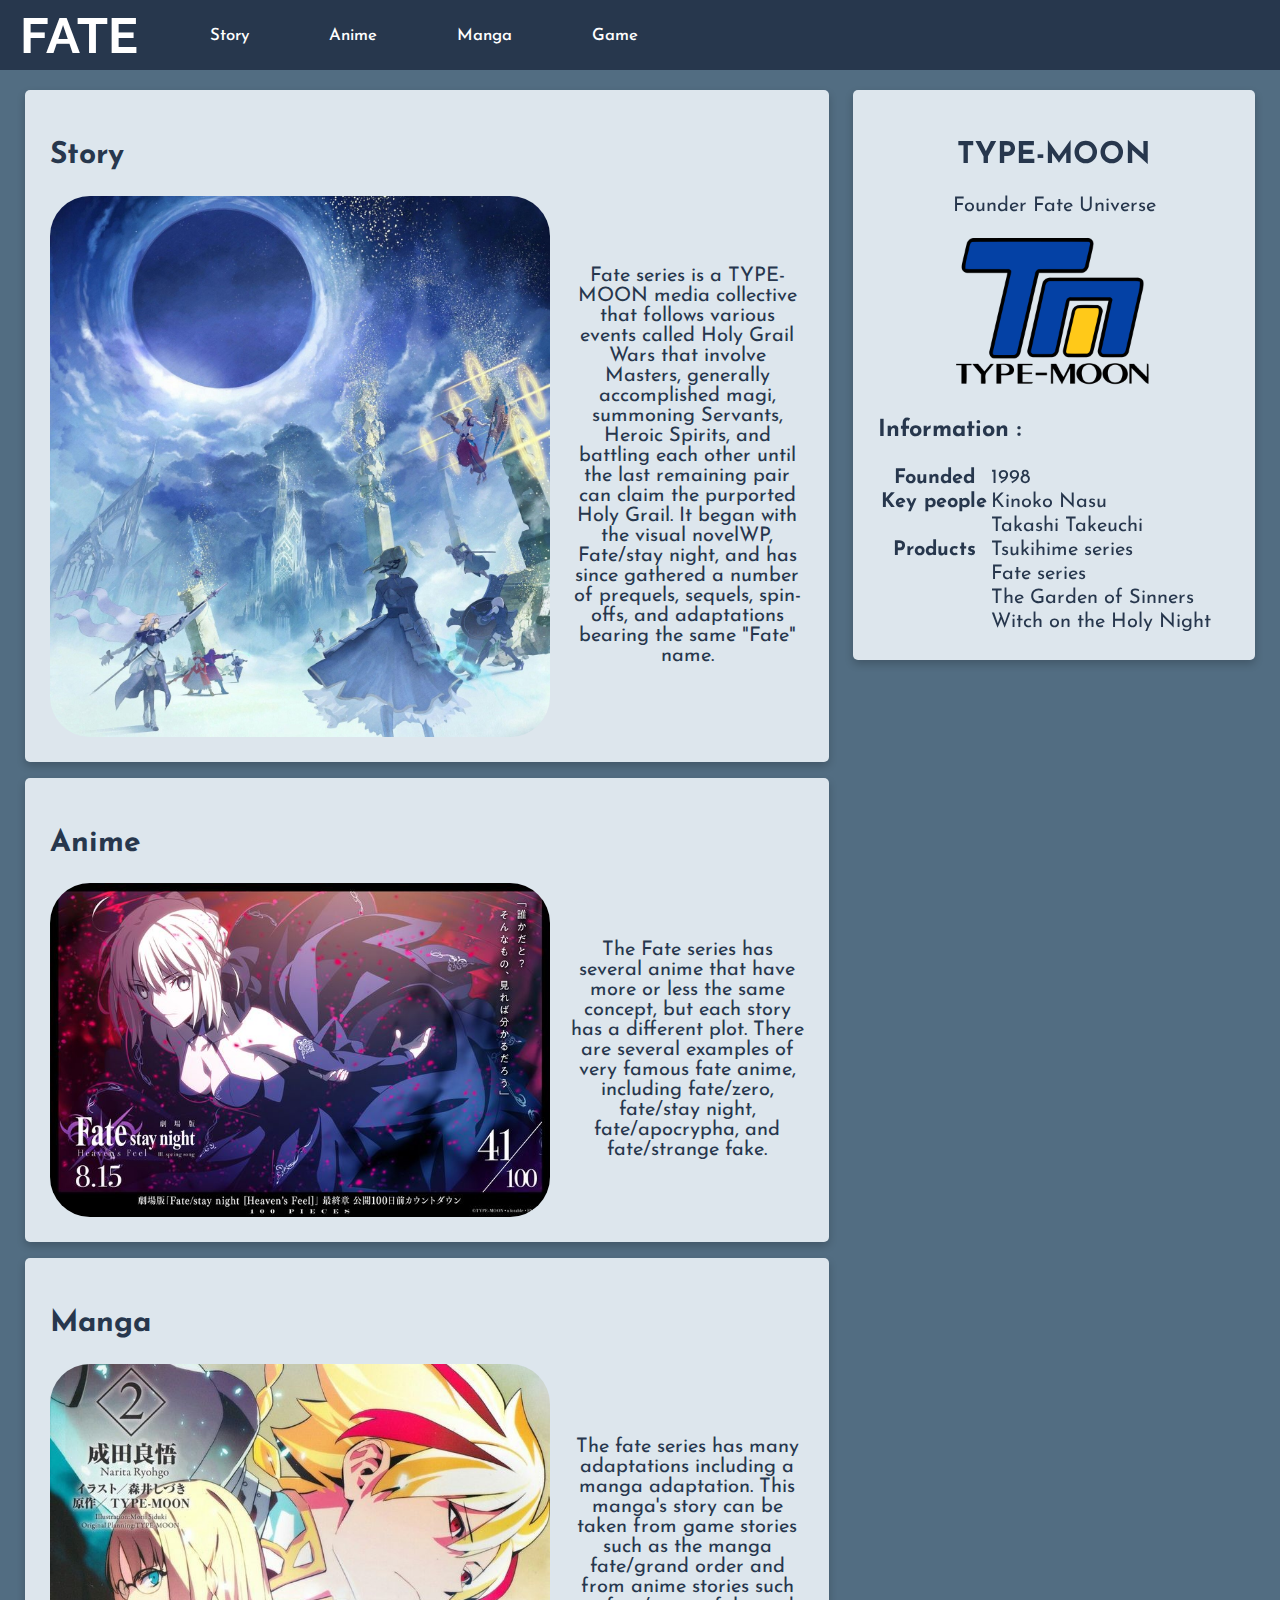
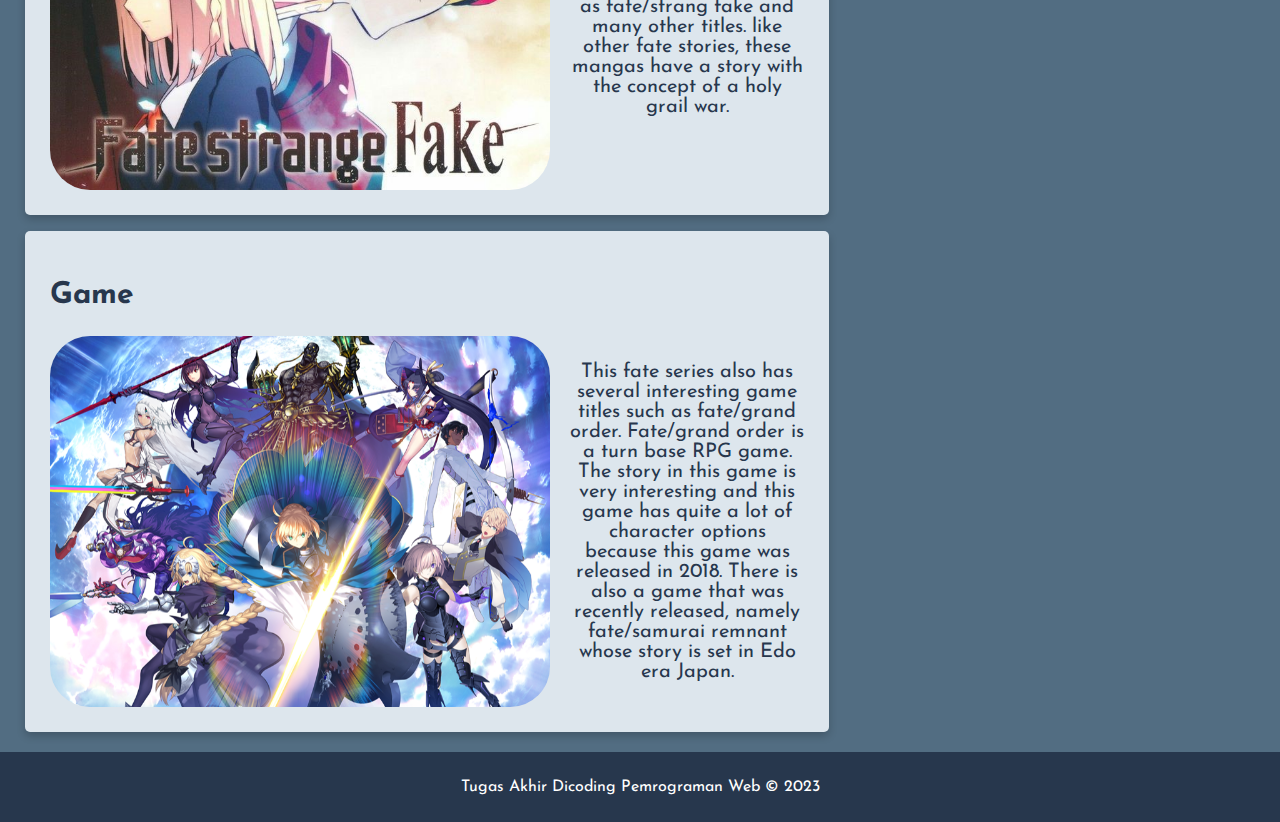
<file: tugas_akhir_dicoding/index.html>
<!DOCTYPE html>
<html lang="en">
    <head>
        <meta charset="UTF-8">
        <meta name="viewport" content="width=device-width, initial-scale=1.0"/>
        
        <title>Fate Universe</title>
        
        <link rel="stylesheet" href="style\style.css">
    </head>

    <body>

        <header class="navbar-container">
            <div class="jumbotron">
                <h1>FATE</h1>
            </div>

            <nav>
                <ul>
                    <li><a href="#story">Story</a></li>
                    <li><a href="#anime">Anime</a></li>
                    <li><a href="#manga">Manga</a></li>
                    <li><a href="#game">Game</a></li>
                </ul>
            </nav>

        </header>

        <main>
            <div id="content">
                <article id="story" class="card">
                    <h2 id="story">Story</h2>
                    <div class="side">
                        <img src="image\story.jpg" alt="story" class="featured-image" />
                        <p>
                            Fate series is a TYPE-MOON media collective that follows various events called Holy Grail Wars that involve Masters, generally accomplished magi, summoning Servants, Heroic Spirits, and battling each other until the last remaining pair can claim the purported Holy Grail. 
                            It began with the visual novelWP, Fate/stay night, and has since gathered a number of prequels, sequels, spin-offs, and adaptations bearing the same "Fate" name.
                        </p>
                    </div>
                </article>

                <article id="anime" class="card">
                    <h2 id="anime">Anime</h2>
                    <div class="side">
                        <img src="image\anime.jpeg" alt="anime" class="featured-image" />
                        <p>
                            The Fate series has several anime that have more or less the same concept, but each story has a different plot. 
                            There are several examples of very famous fate anime, including fate/zero, fate/stay night, fate/apocrypha, and fate/strange fake.
                        </p>
                    </div>
                </article>

                <article id="manga" class="card">
                    <h2 id="manga">Manga</h2>
                    <div class="side">
                        <img src="image\manga.jpeg" alt="manga" class="featured-image" />
                        <p>
                            The fate series has many adaptations including a manga adaptation. This manga's story can be taken from game stories such as the manga fate/grand order and from anime stories such as fate/strang fake and many other titles. 
                            like other fate stories, these mangas have a story with the concept of a holy grail war.
                        </p>
                    </div>
                </article>

                <article id="game" class="card">
                    <h2 id="game">Game</h2>
                    <div class="side">
                        <img src="image\game.png" alt="game" class="featured-image" />
                        <p>
                            This fate series also has several interesting game titles such as fate/grand order. 
                            Fate/grand order is a turn base RPG game. 
                            The story in this game is very interesting and this game has quite a lot of character options because this game was released in 2018. There is also a game that was recently released, namely fate/samurai remnant whose story is set in Edo era Japan.
                        </p>
                    </div>
                </article>
            </div>

            <aside>
                <article class="profile card">
                    <header>
                        <h2>TYPE-MOON</h2>
                        <p>Founder Fate Universe</p>

                        <figure>
                            <img src="image\profile.png">
                        </figure>
                    </header>
                    
                    <section class="information">
                        <h3>Information :</h3>
                        <table>
                            <tr>
                                <th>Founded</th>
                                <td>1998</td>
                            </tr>
                            <tr>
                                <th>Key people</th>
                                <td>Kinoko Nasu</td>
                                
                            </tr>
                            <tr>
                                <th></th>
                                <td>Takashi Takeuchi</td>
                            </tr>
                            <tr>
                                <th>Products</th>
                                <td>Tsukihime series</td>
                            </tr>
                            <tr>
                                <th></th>
                                <td>Fate series</td>
                            </tr>
                            <tr>
                                <th></th>
                                <td>The Garden of Sinners</td>
                            </tr>
                            <tr>
                                <th></th>
                                <td>Witch on the Holy Night</td>
                            </tr>
                        </table>
                    </section>
                </article>
            </aside>
        </main>

        <footer>
            <p>Tugas Akhir Dicoding Pemrograman Web &#169; 2023</p>
        </footer>
    </body>
</html>
</file>
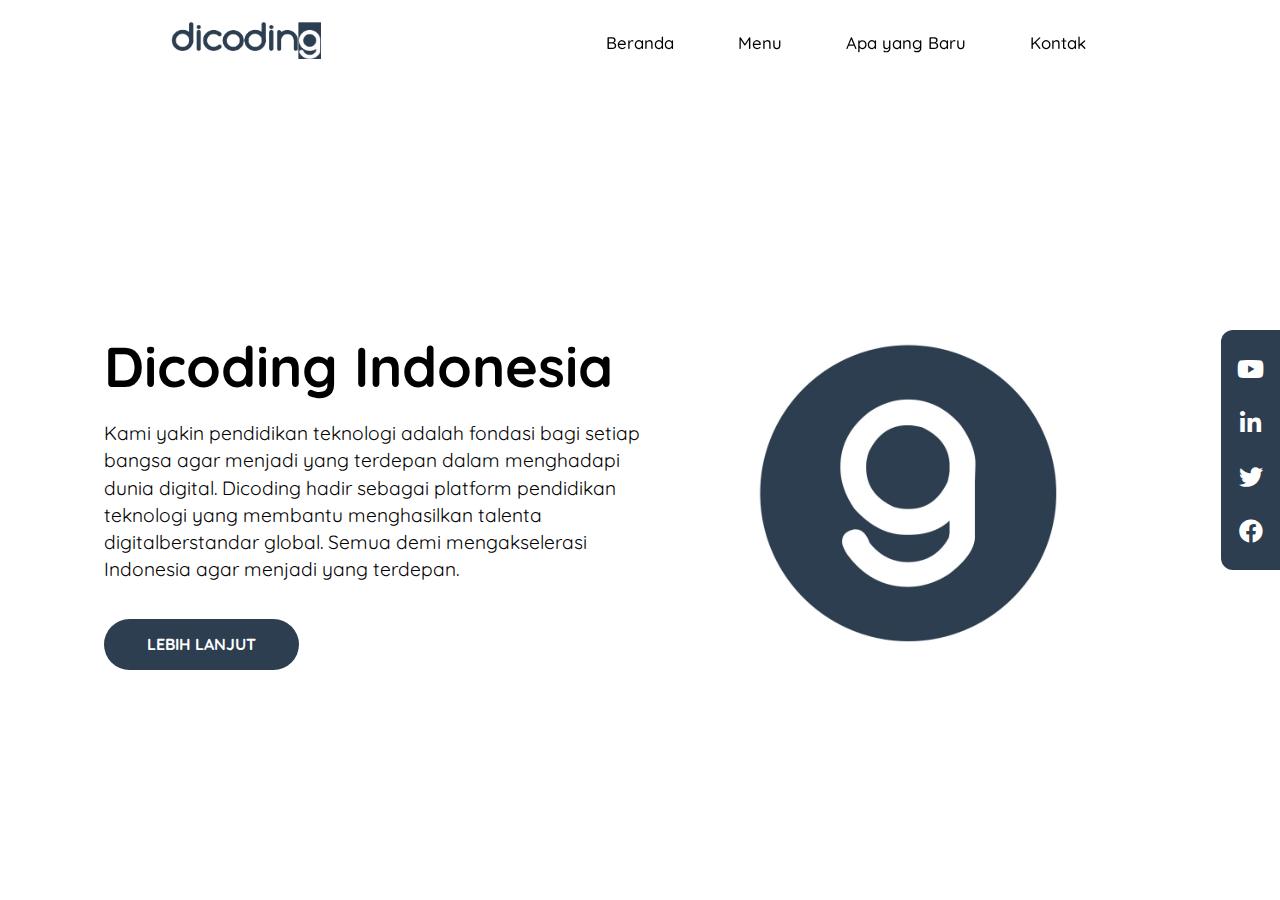
<file: dicoding latihan/landingpagedicoding/dicoding.html>
<!DOCTYPE html>
<html lang="en">
    <head>
        <meta charset="UTF-8">
        <meta name="viewport" content="width=device-width, initial-scale=1.0">
        
        <title>Landing Page Dicoding Indonesia</title>

        <link rel="stylesheet" href="style/app.css">

        <script src="Script\script.js"></script>

        <link rel="stylesheet" href="https://cdnjs.cloudflare.com/ajax/libs/font-awesome/5.15.4/css/all.min.css" integrity="sha512-1ycn6IcaQQ40/MKBW2W4Rhis/DbILU74C1vSrLJxCq57o941Ym01SwNsOMqvEBFlcgUa6xLiPY/NS5R+E6ztJQ==" crossorigin="anonymous" referrerpolicy="no-referrer" />
    </head>
    <body>
        <header class="navbar-container">
            <div class="logo">
                <img src="img/dicoding-header-logo.png" alt="Dicoding Indonesia">
            </div>
            <nav class="nav-list">
                <ul>
                    <li><a href="#">Beranda</a></li>
                    <li><a href="#">Menu</a></li>
                    <li><a href="#">Apa yang Baru</a></li>
                    <li><a href="#">Kontak</a></li>
                </ul>
            </nav>
        </header>
        <main>
            <div class="content">
                <div class="content-description">
                    <h1 class="title">Dicoding Indonesia</h1>
                    <p>Kami yakin pendidikan teknologi adalah fondasi bagi setiap bangsa agar menjadi yang terdepan dalam menghadapi dunia digital. Dicoding hadir sebagai platform pendidikan teknologi yang membantu menghasilkan talenta digitalberstandar global. Semua demi mengakselerasi Indonesia agar menjadi yang terdepan.</p>

                    <button class="demo" onclick="showMessage()">Lebih lanjut</button>
                </div>
                
                <div class="content-image">
                    <img src="img/circle-g.jpg" alt="Dicoding Indonesia">
                </div>
            </div>

            <aside>
                <div class="social-media">
                    <ul>
                        <li><a href="#"><i class="fab fa-youtube"></i></a></li>
                        <li><a href="#"><i class="fab fa-linkedin-in"></i></a></li>
                        <li><a href="#"><i class="fab fa-twitter"></i></a></li>
                        <li><a href="#"><i class="fab fa-facebook"></i></a></li>
                    </ul>
                </div>
            </aside>
        </main>

    </body>
</html>
</file>
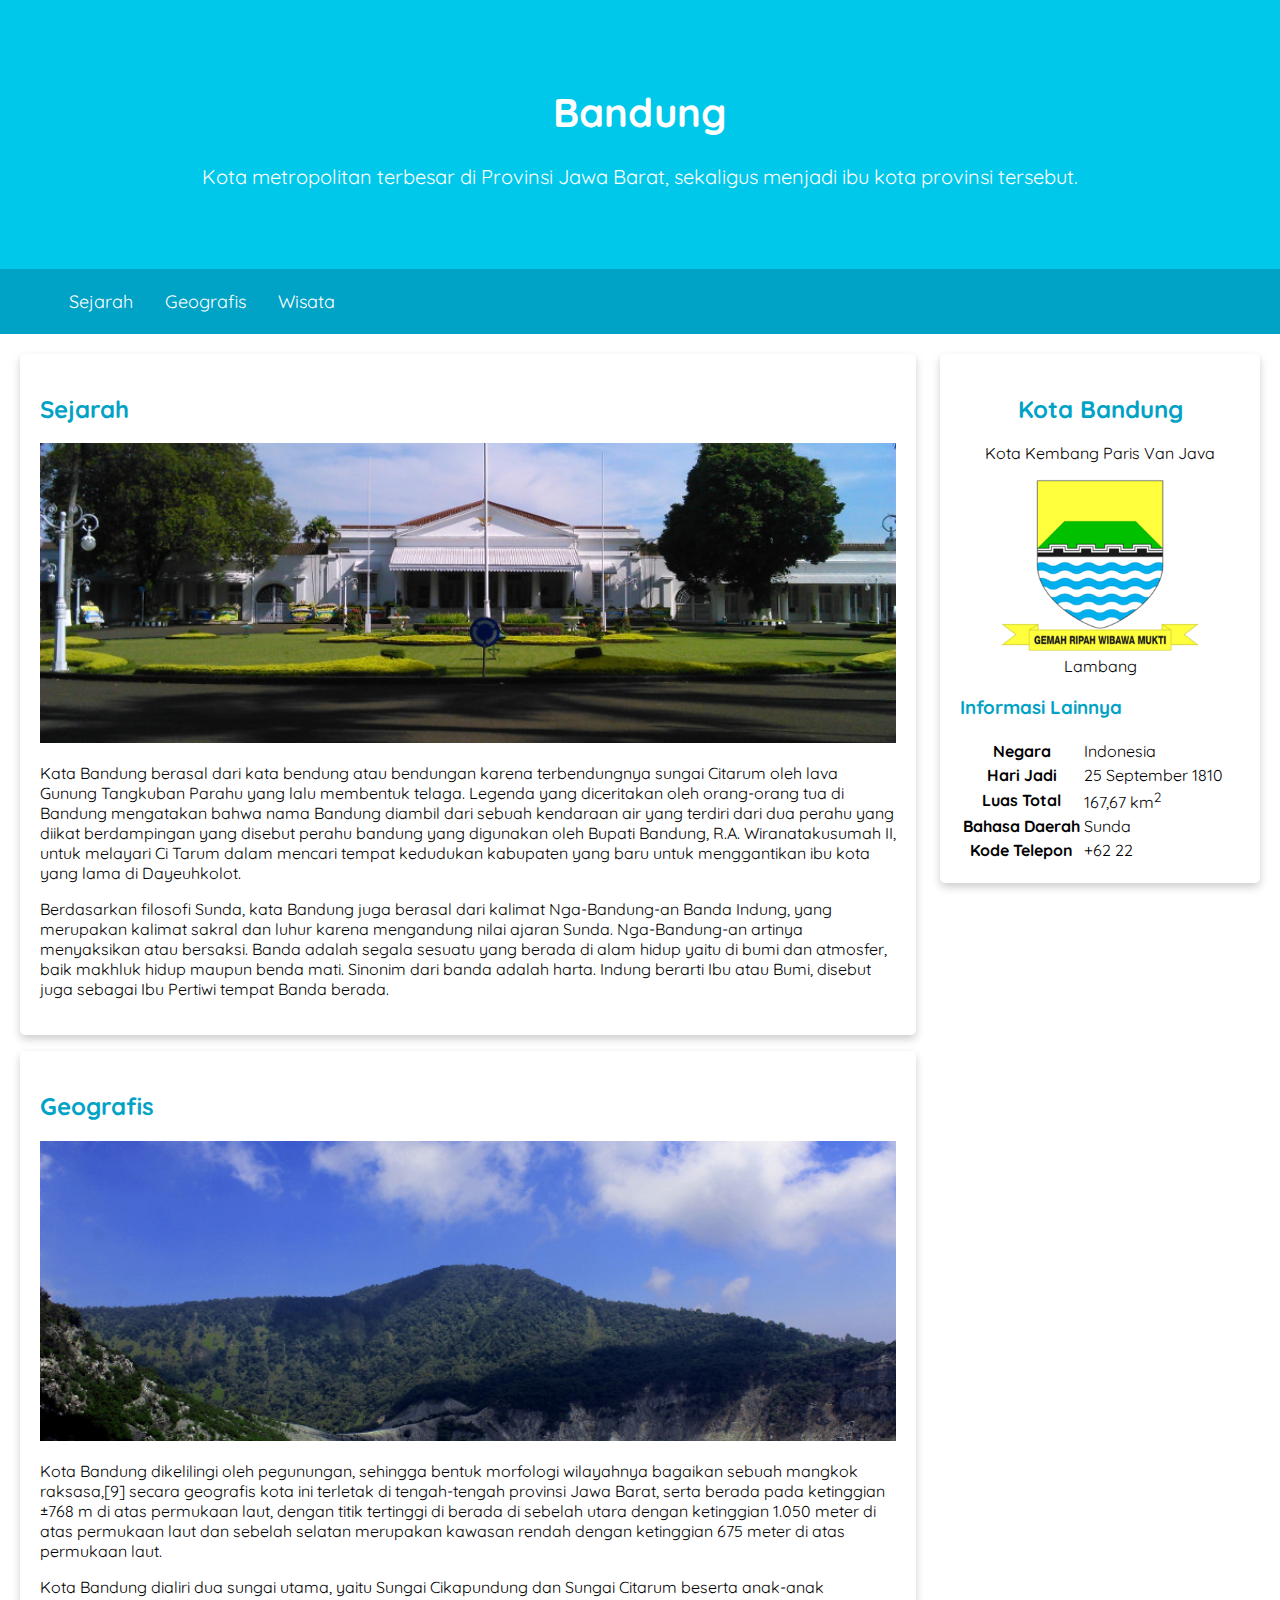
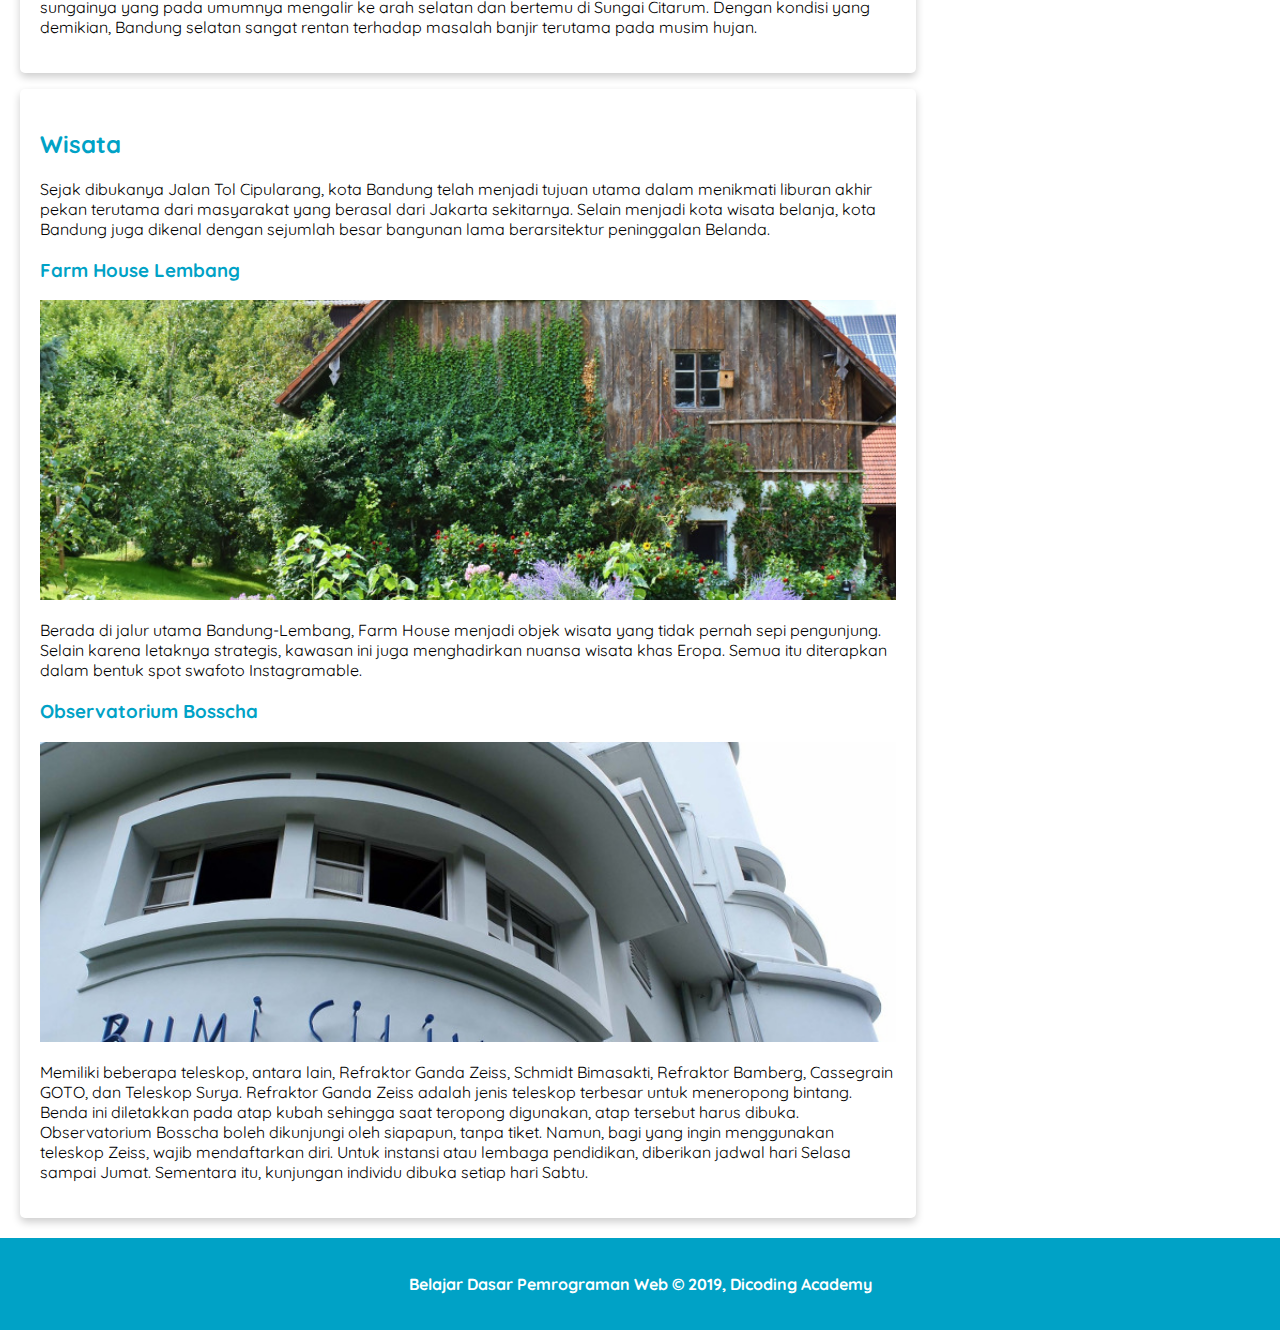
<file: dicoding latihan/organisasi konten/mengorganisasi konten.html>
<!DOCTYPE html>
    <html>
        <head>
            <title>Latihan Mengorganisasi Konten</title>
             <link rel="stylesheet" href="style/style_dicoding.css">
             <meta name="viewport" content="width=device-width, initial-scale=1.0"/>

            <link rel="preconnect" href="https://fonts.googleapis.com">
            <link rel="preconnect" href="https://fonts.gstatic.com" crossorigin>
            <link href="https://fonts.googleapis.com/css2?family=Quicksand:wght@400;700&display=swap" rel="stylesheet">
        </head>

        <body>

          <header>
              <div class="jumbotron">
                <h1>Bandung</h1>
                <p>
                    Kota metropolitan terbesar di Provinsi Jawa Barat, sekaligus menjadi ibu kota provinsi tersebut.
                </p>
              </div>
            <nav>
                <ul>
                    <li><a href="#sejarah">Sejarah</a></li>
                    <li><a href="#geografis">Geografis</a></li>
                    <li><a href="#wisata">Wisata</a></li>
                </ul>
            </nav>

          </header>
            <main>
                <div id="content">
                <article id="sejarah" class="card">
                    <h2 id="sejarah">Sejarah</h2>
                    <img src="source image/halaman-profil-bandung-images/image/history.jpg" alt="sejarah" class="featured-image" />
                    <p>
                    Kata Bandung berasal dari kata bendung atau bendungan karena terbendungnya sungai Citarum oleh                lava Gunung Tangkuban Parahu yang lalu membentuk telaga. Legenda yang diceritakan oleh
                    orang-orang tua di Bandung mengatakan bahwa nama Bandung diambil dari sebuah kendaraan air
                    yang terdiri dari dua perahu yang diikat berdampingan yang disebut perahu bandung yang
                    digunakan oleh Bupati Bandung, R.A. Wiranatakusumah II, untuk melayari Ci Tarum dalam mencari
                    tempat kedudukan kabupaten yang baru untuk menggantikan ibu kota yang lama di Dayeuhkolot.
                    </p>
                
                    <p>
                    Berdasarkan filosofi Sunda, kata Bandung juga berasal dari kalimat Nga-Bandung-an Banda
                    Indung, yang merupakan kalimat sakral dan luhur karena mengandung nilai ajaran Sunda.
                    Nga-Bandung-an artinya menyaksikan atau bersaksi. Banda adalah segala sesuatu yang berada di
                    alam hidup yaitu di bumi dan atmosfer, baik makhluk hidup maupun benda mati. Sinonim dari
                    banda adalah harta. Indung berarti Ibu atau Bumi, disebut juga sebagai Ibu Pertiwi tempat
                    Banda berada.
                    </p>
                </article>

                <article id="geografis" class="card" >

                    <h2 id="geografis">Geografis</h2>
                    <img src="source image/halaman-profil-bandung-images/image/geografis.jpg" alt="geografis" class="featured-image" />
                    <p>
                    Kota Bandung dikelilingi oleh pegunungan, sehingga bentuk morfologi wilayahnya bagaikan sebuah
                    mangkok raksasa,[9] secara geografis kota ini terletak di tengah-tengah provinsi Jawa Barat, 
                    serta berada pada ketinggian ±768 m di atas permukaan laut, dengan titik tertinggi di berada
                    di sebelah utara dengan ketinggian 1.050 meter di atas permukaan laut dan sebelah selatan
                    merupakan kawasan rendah dengan ketinggian 675 meter di atas permukaan laut.
                    </p>

                    <p>
                    Kota Bandung dialiri dua sungai utama, yaitu Sungai Cikapundung dan Sungai Citarum beserta
                    anak-anak sungainya yang pada umumnya mengalir ke arah selatan dan bertemu di Sungai Citarum.
                    Dengan kondisi yang demikian, Bandung selatan sangat rentan terhadap masalah banjir terutama
                    pada musim hujan.
                    </p>
                </article>
                <article id="wisata" class="card" >
                    <h2 id="wisata">Wisata</h2>
                    <p>
                    Sejak dibukanya Jalan Tol Cipularang, kota Bandung telah menjadi tujuan utama dalam menikmati
                    liburan akhir pekan terutama dari masyarakat yang berasal dari Jakarta sekitarnya. Selain
                    menjadi kota wisata belanja, kota Bandung juga dikenal dengan sejumlah besar bangunan lama
                    berarsitektur peninggalan Belanda.
                    </p>

                        <section>
                            <h3>Farm House Lembang</h3>
                            <img src="source image/halaman-profil-bandung-images/image/farm-house.jpg" alt="farm house" class="featured-image" />
                            <p>
                            Berada di jalur utama Bandung-Lembang, Farm House menjadi objek wisata yang tidak pernah sepi
                            pengunjung. Selain karena letaknya strategis, kawasan ini juga menghadirkan nuansa wisata khas
                            Eropa. Semua itu diterapkan dalam bentuk spot swafoto Instagramable.
                            </p>
                        </section>

                        <section>
                            <h3>Observatorium Bosscha</h3>
                            <img src="source image/halaman-profil-bandung-images/image/bosscha.jpg" alt="bosscha" class="featured-image" />
                            <p>
                            Memiliki beberapa teleskop, antara lain, Refraktor Ganda Zeiss, Schmidt Bimasakti, Refraktor
                            Bamberg, Cassegrain GOTO, dan Teleskop Surya. Refraktor Ganda Zeiss adalah jenis teleskop
                            terbesar untuk meneropong bintang. Benda ini diletakkan pada atap kubah sehingga saat teropong
                            digunakan, atap tersebut harus dibuka. Observatorium Bosscha boleh dikunjungi oleh siapapun,
                            tanpa tiket. Namun, bagi yang ingin menggunakan teleskop Zeiss, wajib mendaftarkan diri. Untuk
                            instansi atau lembaga pendidikan, diberikan jadwal hari Selasa sampai Jumat. Sementara itu,
                            kunjungan individu dibuka setiap hari Sabtu.
                            </p>
        
                        </section>
                </article>
                </div>

                <aside>
                 <article class="profile card" >
                    <header>

                
                        <h2>Kota Bandung</h2>
                        <p>Kota Kembang Paris Van Java</p>
                        <figure>
                            <img src="source image/Bandung_coa.png">
                            <figcaption>Lambang</figcaption>
                        </figure>
                    </header>
                    <section>
                        <h3>Informasi Lainnya</h3>
                        <table>
                            <tr>
                                <th>Negara</th>
                                <td>Indonesia</td>
                            </tr>
                            <tr>
                                <th>Hari Jadi</th>
                                <td>25 September 1810</td>
                            </tr>
                            <tr>
                                <th>Luas Total</th>
                                <td>167,67 km<sup>2</sup></td>
                            </tr>
                            <tr>
                                <th>Bahasa Daerah</th>
                                <td>Sunda</td>
                            </tr>
                            <tr>
                                <th>Kode Telepon</th>
                                <td>+62 22</td>
                            </tr>
                        </table>
                    </section>
                </article>
                </aside>

            </main>
          
          <footer>
            <p>Belajar Dasar Pemrograman Web &#169; 2019, Dicoding Academy</p>
          </footer>


        </body>

        
    </html>
</file>
<file: dicoding latihan/landingpagedicoding/style/app.css>
@import url('https://fonts.googleapis.com/css2?family=Quicksand:wght@500;700&display=swap');

*, *::before, *::after {
    box-sizing: border-box;
}

body {
    height: 100vh;
    font-family: 'Quicksand', sans-serif;
    margin: 0;

    display: flex;
    flex-direction: column;
}

header.navbar-container {
    max-width: 1200px;
    width: 100%;
    margin-inline: auto;
    display: flex;
    justify-content: space-around;
    align-items: center;

    padding-block: 1rem;
    z-index: 999;
}

header.navbar-container .logo img {
    width: 150px;
}

header.navbar-container .nav-list ul {
    padding-left: 0;
    display: flex;
    justify-content: center;
    gap: 2rem 1rem;
}

header.navbar-container .nav-list li {
    list-style-type: none;
}

header.navbar-container .nav-list li a {
    text-decoration: none;
    font-size: 1.05rem;
    font-weight: 500;
    color: black;
    padding: .5rem 1.5rem;
    border-radius: 999px;
    transition: all .2s ease-in-out;
}

header.navbar-container .nav-list li:hover a {
    background-color: #425c77;
    color: white;
}

main {
    max-width: 1200px;
    width: 100%;
    margin-inline: auto;
    padding: 2rem 4rem;
    flex: 1;

    display: flex;
    align-items: center;
}

main .content {
    flex: 1;
    display: flex;
    align-items: center;
}

main .content .content-description {
    flex: 1 1;
}

main .content .content-description .title {
    font-size: 3.5rem;
    margin-block: 1rem;
}

main .content .content-description p {
    line-height: 1.7rem;
    font-size: 1.2rem;
}

main .content .content-description button {
    padding: .8rem 2.5rem;
    margin-block-start: 1rem;
    text-transform: uppercase;
    font-weight: 700;
    font-size: 1rem;
    font-family: 'Quicksand', sans-serif;
    color: white;

    border: 3px solid transparent;
    border-radius: 999px;
    background-color: #2D3E50;
    cursor: pointer;
    transition: all .15s ease-in;
}

main .content .content-description button:hover {
    border: 3px solid #2D3E50;
    color: #2D3E50;
    background-color: transparent;
}

main .content .content-image {
    flex: 1;
    display: flex;
}

main .content .content-image img {
    margin: auto;
    min-width: 250px;
    width: 300px;
}

main aside {
    position: fixed;
    inset-block: 0;
    inset-inline-end: 0;
}

main aside .social-media {
    height: 100%;
    display: flex;
}

main aside .social-media ul {
    padding:  1.5rem 1rem;
    margin: auto;
    border-top-left-radius: 12px;
    border-bottom-left-radius: 12px;
    background-color: #2D3E50;

    display: flex;
    flex-flow: column nowrap;
    align-items: center;
    justify-content: center;
    gap: 1.5rem;
}

main aside .social-media li {
    list-style-type: none;
}

main aside .social-media li a {
    text-decoration: none;
    font-size: 1.5rem;
    color: white;
    transition: all .1s ease-in-out;
}

main aside .social-media li a:hover {
    color: #89b0d9;
}

@media screen and (max-width: 768px) {
    header.navbar-container {
        flex-direction: column;
    }

    header.navbar-container .nav-list ul {
        flex-wrap: wrap;
        column-gap: .5rem;
    }

    main {
        padding: 1rem 3rem;
    }

    main .content {
        flex-direction: column;
        gap: 2rem;
    }

    main .content .content-description .title {
        font-size: 3rem;
    }

    main .content .content-description p {
        font-size: 1rem;
    }

    main .content .content-image {
        order: -1;
    }
}
</file>
<file: dicoding latihan/organisasi konten/style/style_dicoding.css>
* {
    box-sizing: border-box;
}

body{
    font-family:"Quicksand", sans-serif;
    margin:  0;
    padding: 0;
}

h2,h3{color: #00a2c6;}

footer{
    padding: 20px;
    color: white;
    background-color: #00a2c6;
    text-align: center;
    font-weight: bold;
}

nav a{
    font-size: 18px;
    font-weight: 400;
    text-decoration: none;
    color: white;
}

nav a:hover{
    font-weight: bold;
}

.profile header{
    text-align: center;
}

.featured-image {
    width: 100%;
    max-height: 300px;
    object-fit: cover;
    object-position: center;
}

.profile img {
    width: 200px;
}

.card {
    box-shadow: 0 4px 8px 0 rgba(0, 0, 0, 0.2);
    border-radius: 5px;
    padding: 20px;
}

.jumbotron {
    font-size: 20px;
    padding: 60px;
    background-color: #00c8eb;
    text-align: center;
    color: white;
}

nav li {
    list-style-type: none;
}

nav {
    background-color: #00a2c6;
    padding: 5px;
    position: sticky;
    top: 0;
}

nav ul {
    padding-inline: 4rem;
    display: flex;
    gap: 2rem;
}

main {
    padding: 20px;
    display: flex;
    gap: 1.5rem;
}

#content {
flex: 5;
display: flex;
flex-flow: column nowrap;
gap: 1rem 2rem;
}

aside {
flex: 1;
}


@media screen and (max-width: 1200px) {
    main {
        flex-flow: column nowrap;
    }

    main aside {
        align-self: center;
    }
}

@media screen and (max-width: 768px) {
    nav ul {
        justify-content: center;
    }

    main aside {
        align-self: stretch;
    }
}

header {
    display: inline;
}
</file>
